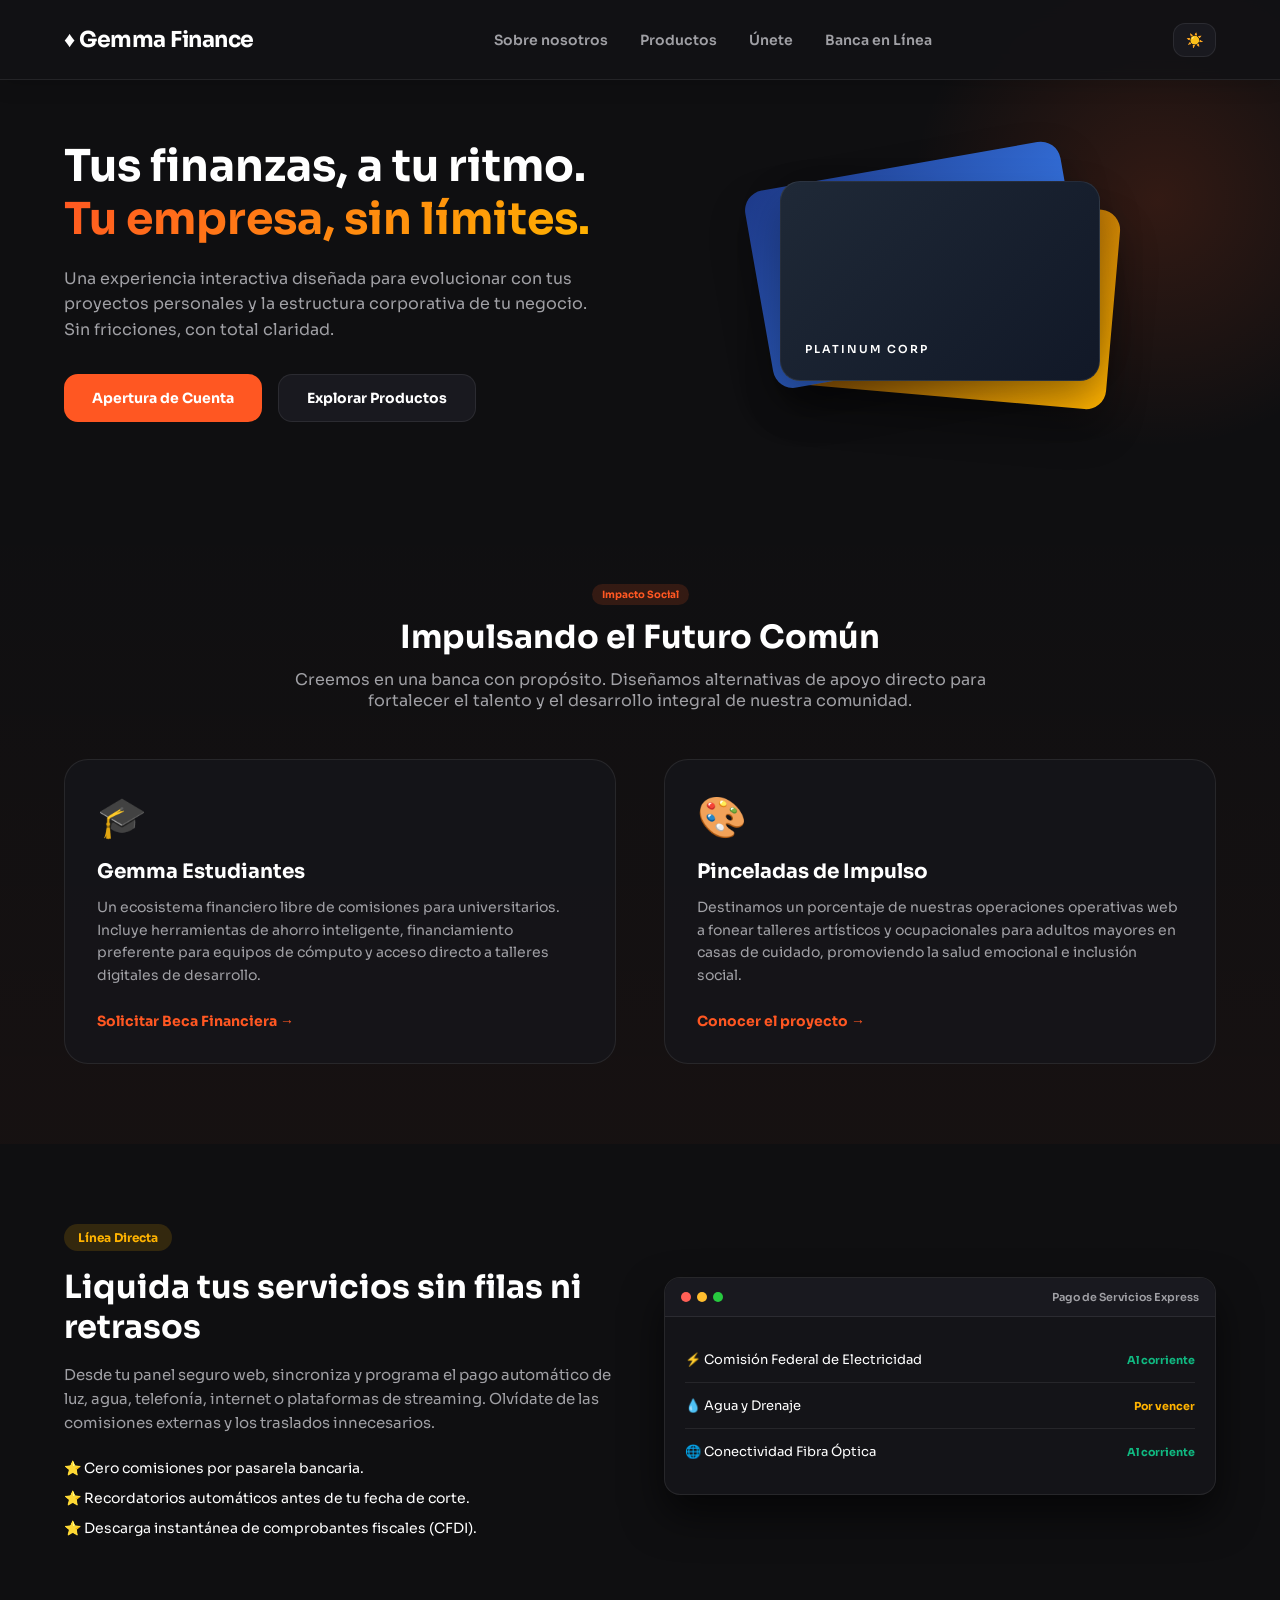
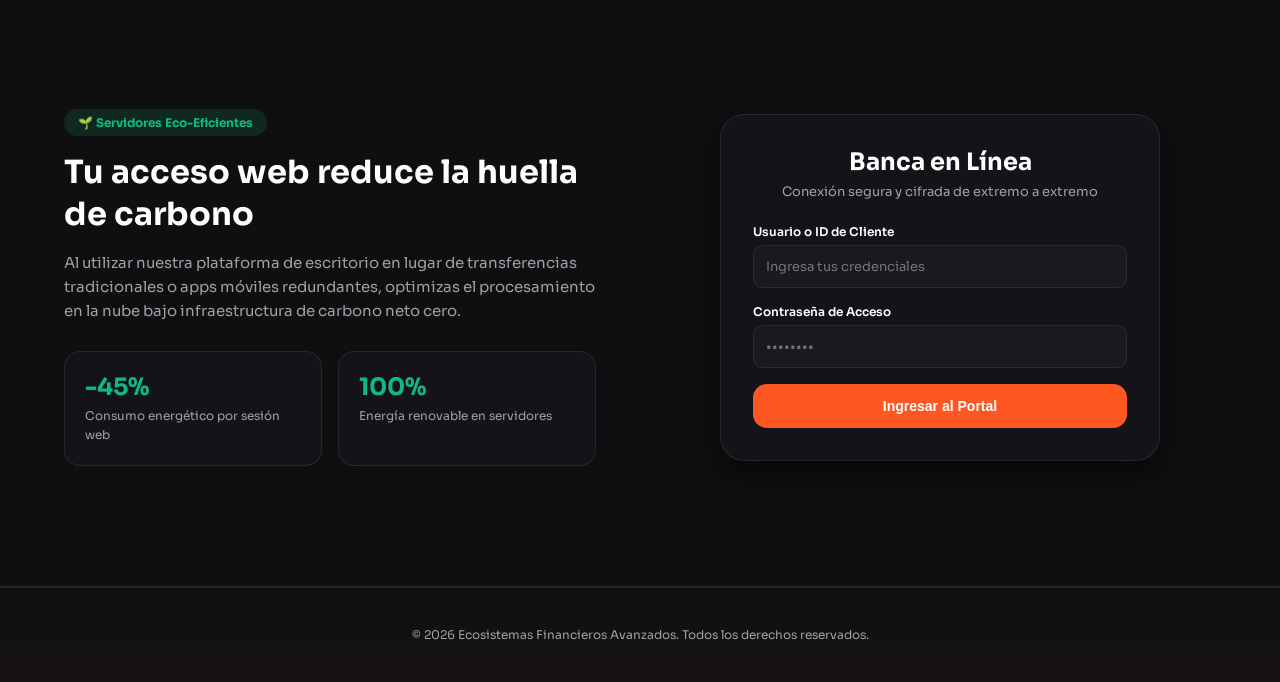
<file: index.html>
<!DOCTYPE html>
<html lang="es" data-theme="dark">
<head>
    <meta charset="UTF-8">
    <meta name="viewport" content="width=device-width, initial-scale=1.0">
    <title>Gemma Finance — Inicio</title>
    <link rel="stylesheet" href="css/styles.css">
    <link rel="preconnect" href="https://fonts.googleapis.com">
    <link rel="preconnect" href="https://fonts.gstatic.com" crossorigin>
    <link href="https://fonts.googleapis.com/css2?family=Sora:wght@300;400;600;700&display=swap" rel="stylesheet">
</head>
<body>

    <header>
        <div class="container nav-container">
            <a href="index.html" class="logo">♦ Gemma Finance</a>
            <nav class="nav-menu" id="nav-menu">
                <a href="conocenos.html" class="nav-link">Sobre nosotros</a>
                <a href="tarjetas.html" class="nav-link">Productos</a>
                <a href="registro.html" class="nav-link">Únete</a>
                <a href="#login-section" class="nav-link">Banca en Línea</a>
            </nav>
            <div class="nav-actions">
                <button id="theme-toggle" class="btn-theme" aria-label="Cambiar tema">
                    <span class="icon-sun">☀️</span>
                    <span class="icon-moon">🌙</span>
                </button>
                <button class="menu-toggle" id="menu-toggle">☰</button>
            </div>
        </div>
    </header>

    <main>
        <section class="hero-section">
            <div class="background-glow"></div>
            <div class="container grid-2 item-center">
                <div class="hero-text">
                    <h1>Tus finanzas, a tu ritmo. <span class="text-gradient">Tu empresa, sin límites.</span></h1>
                    <p>Una experiencia interactiva diseñada para evolucionar con tus proyectos personales y la estructura corporativa de tu negocio. Sin fricciones, con total claridad.</p>
                    <div class="hero-btns">
                        <a href="registro.html" class="btn btn-primary">Apertura de Cuenta</a>
                        <a href="tarjetas.html" class="btn btn-secondary">Explorar Productos</a>
                    </div>
                </div>
                <div class="hero-visual">
                    <div class="floating-cards-container">
                        <div class="card-mockup card-platinum layer-3">Platinum Corp</div>
                        <div class="card-mockup card-gold layer-2">Gold Business</div>
                        <div class="card-mockup card-classic layer-1">Personal</div>
                    </div>
                </div>
            </div>
        </section>

        <section class="social-programs-section">
            <div class="container">
                <div class="text-center max-w-3xl">
                    <span class="badge-app">Impacto Social</span>
                    <h2 class="section-title">Impulsando el Futuro Común</h2>
                    <p class="section-subtitle">Creemos en una banca con propósito. Diseñamos alternativas de apoyo directo para fortalecer el talento y el desarrollo integral de nuestra comunidad.</p>
                </div>

                <div class="grid-2">
                    <div class="program-card">
                        <div class="program-icon">🎓</div>
                        <h3>Gemma Estudiantes</h3>
                        <p>Un ecosistema financiero libre de comisiones para universitarios. Incluye herramientas de ahorro inteligente, financiamiento preferente para equipos de cómputo y acceso directo a talleres digitales de desarrollo.</p>
                        <a href="registro.html?type=fisica" class="btn-link">Solicitar Beca Financiera →</a>
                    </div>

                    <div class="program-card">
                        <div class="program-icon">🎨</div>
                        <h3>Pinceladas de Impulso</h3>
                        <p>Destinamos un porcentaje de nuestras operaciones operativas web a fonear talleres artísticos y ocupacionales para adultos mayores en casas de cuidado, promoviendo la salud emocional e inclusión social.</p>
                        <a href="conocenos.html" class="btn-link">Conocer el proyecto →</a>
                    </div>
                </div>
            </div>
        </section>

        <section class="services-pay-section">
            <div class="container grid-2 item-center">
                <div class="services-text">
                    <span class="badge-eco" style="background-color: rgba(255, 179, 0, 0.15); color: var(--secondary);">Línea Directa</span>
                    <h2>Liquida tus servicios sin filas ni retrasos</h2>
                    <p>Desde tu panel seguro web, sincroniza y programa el pago automático de luz, agua, telefonía, internet o plataformas de streaming. Olvídate de las comisiones externas y los traslados innecesarios.</p>
                    
                    <ul class="services-list">
                        <li>⭐ Cero comisiones por pasarela bancaria.</li>
                        <li>⭐ Recordatorios automáticos antes de tu fecha de corte.</li>
                        <li>⭐ Descarga instantánea de comprobantes fiscales (CFDI).</li>
                    </ul>
                </div>
                
                <div class="services-visual">
                    <div class="services-window-mockup">
                        <div class="window-header">
                            <span class="dot red"></span><span class="dot yellow"></span><span class="dot green"></span>
                            <span class="window-title">Pago de Servicios Express</span>
                        </div>
                        <div class="window-body">
                            <div class="service-item-row">
                                <span>⚡ Comisión Federal de Electricidad</span>
                                <span class="status-paid">Al corriente</span>
                            </div>
                            <div class="service-item-row">
                                <span>💧 Agua y Drenaje</span>
                                <span class="status-pending">Por vencer</span>
                            </div>
                            <div class="service-item-row">
                                <span>🌐 Conectividad Fibra Óptica</span>
                                <span class="status-paid">Al corriente</span>
                            </div>
                        </div>
                    </div>
                </div>
            </div>
        </section>

        <section id="login-section" class="login-section">
            <div class="container grid-2 item-center">
                
                <div class="sustainability-info">
                    <div class="badge-eco">🌱 Servidores Eco-Eficientes</div>
                    <h2>Tu acceso web reduce la huella de carbono</h2>
                    <p>Al utilizar nuestra plataforma de escritorio en lugar de transferencias tradicionales o apps móviles redundantes, optimizas el procesamiento en la nube bajo infraestructura de carbono neto cero.</p>
                    
                    <div class="eco-metrics">
                        <div class="eco-metric-card">
                            <h4>-45%</h4>
                            <p>Consumo energético por sesión web</p>
                        </div>
                        <div class="eco-metric-card">
                            <h4>100%</h4>
                            <p>Energía renovable en servidores</p>
                        </div>
                    </div>
                </div>

                <div class="login-box">
                    <div class="text-center">
                        <h2>Banca en Línea</h2>
                        <p>Conexión segura y cifrada de extremo a extremo</p>
                    </div>
                    <form id="login-form">
                        <div class="form-group">
                            <label for="login-user">Usuario o ID de Cliente</label>
                            <input type="text" id="login-user" required placeholder="Ingresa tus credenciales">
                        </div>
                        <div class="form-group">
                            <label for="login-pass">Contraseña de Acceso</label>
                            <input type="password" id="login-pass" required placeholder="••••••••">
                        </div>
                        <button type="submit" class="btn btn-primary w-full">Ingresar al Portal</button>
                    </form>
                </div>

            </div>
        </section>
    </main>

    <footer class="footer">
        <div class="container text-center">
            <p>&copy; 2026 Ecosistemas Financieros Avanzados. Todos los derechos reservados.</p>
        </div>
    </footer>

    <script src="js/script.js"></script>
</body>
</html>
</file>
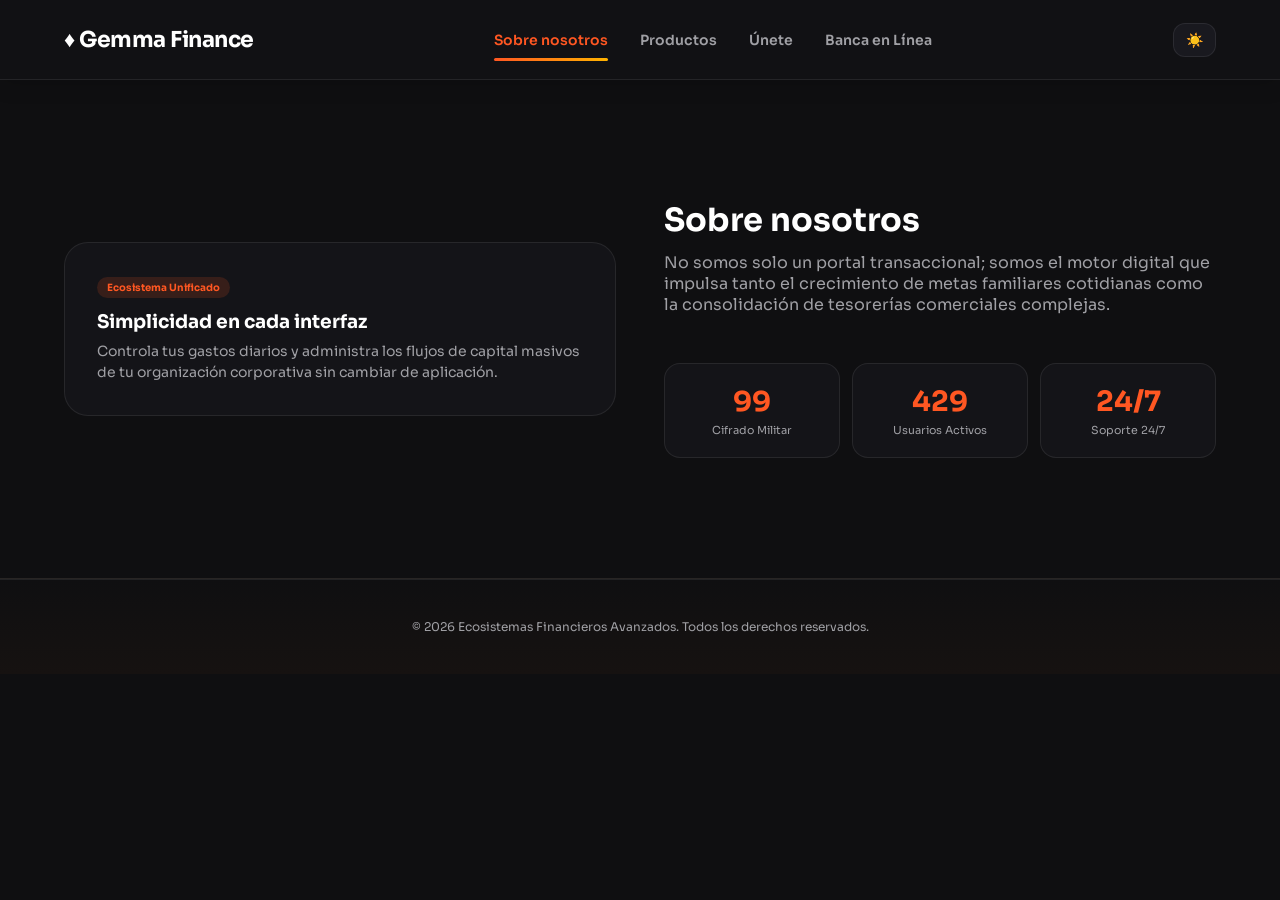
<file: conocenos.html>
<!DOCTYPE html>
<html lang="es" data-theme="dark">
<head>
    <meta charset="UTF-8">
    <meta name="viewport" content="width=device-width, initial-scale=1.0">
    <title>Gemma Finance — Sobre Nosotros</title>
    <link rel="stylesheet" href="css/styles.css">
    <link href="https://fonts.googleapis.com/css2?family=Sora:wght@300;400;600;700&display=swap" rel="stylesheet">
</head>
<body>

    <header>
        <div class="container nav-container">
            <a href="index.html" class="logo">♦ Gemma Finance</a>
            <nav class="nav-menu" id="nav-menu">
                <a href="conocenos.html" class="nav-link active">Sobre nosotros</a>
                <a href="tarjetas.html" class="nav-link">Productos</a>
                <a href="registro.html" class="nav-link">Únete</a>
                <a href="index.html#login-section" class="nav-link">Banca en Línea</a>
            </nav>
            <div class="nav-actions">
                <button id="theme-toggle" class="btn-theme" aria-label="Cambiar tema">
                    <span class="icon-sun">☀️</span>
                    <span class="icon-moon">🌙</span>
                </button>
                <button class="menu-toggle" id="menu-toggle">☰</button>
            </div>
        </div>
    </header>

    <main class="page-padding">
        <section class="about-section">
            <div class="container">
                <div class="grid-2 item-center">
                    <div class="about-illustration">
                        <div class="lifestyle-box">
                            <div class="badge-app">Ecosistema Unificado</div>
                            <h3>Simplicidad en cada interfaz</h3>
                            <p>Controla tus gastos diarios y administra los flujos de capital masivos de tu organización corporativa sin cambiar de aplicación.</p>
                        </div>
                    </div>
                    <div class="about-content">
                        <h2 class="section-title">Sobre nosotros</h2>
                        <p class="section-subtitle">No somos solo un portal transaccional; somos el motor digital que impulsa tanto el crecimiento de metas familiares cotidianas como la consolidación de tesorerías comerciales complejas.</p>
                        
                        <div class="stats-grid">
                            <div class="stat-card">
                                <h3 class="stat-number" data-target="99">0</h3>
                                <p class="stat-label">Cifrado Militar</p>
                            </div>
                            <div class="stat-card">
                                <h3 class="stat-number" data-target="500">0</h3>
                                <p class="stat-label">Usuarios Activos</p>
                            </div>
                            <div class="stat-card">
                                <h3 class="stat-number" data-target="24">0</h3>
                                <p class="stat-label">Soporte 24/7</p>
                            </div>
                        </div>
                    </div>
                </div>
            </div>
        </section>
    </main>

    <footer class="footer">
        <div class="container text-center">
            <p>&copy; 2026 Ecosistemas Financieros Avanzados. Todos los derechos reservados.</p>
        </div>
    </footer>

    <script src="js/script.js"></script>
</body>
</html>
</file>
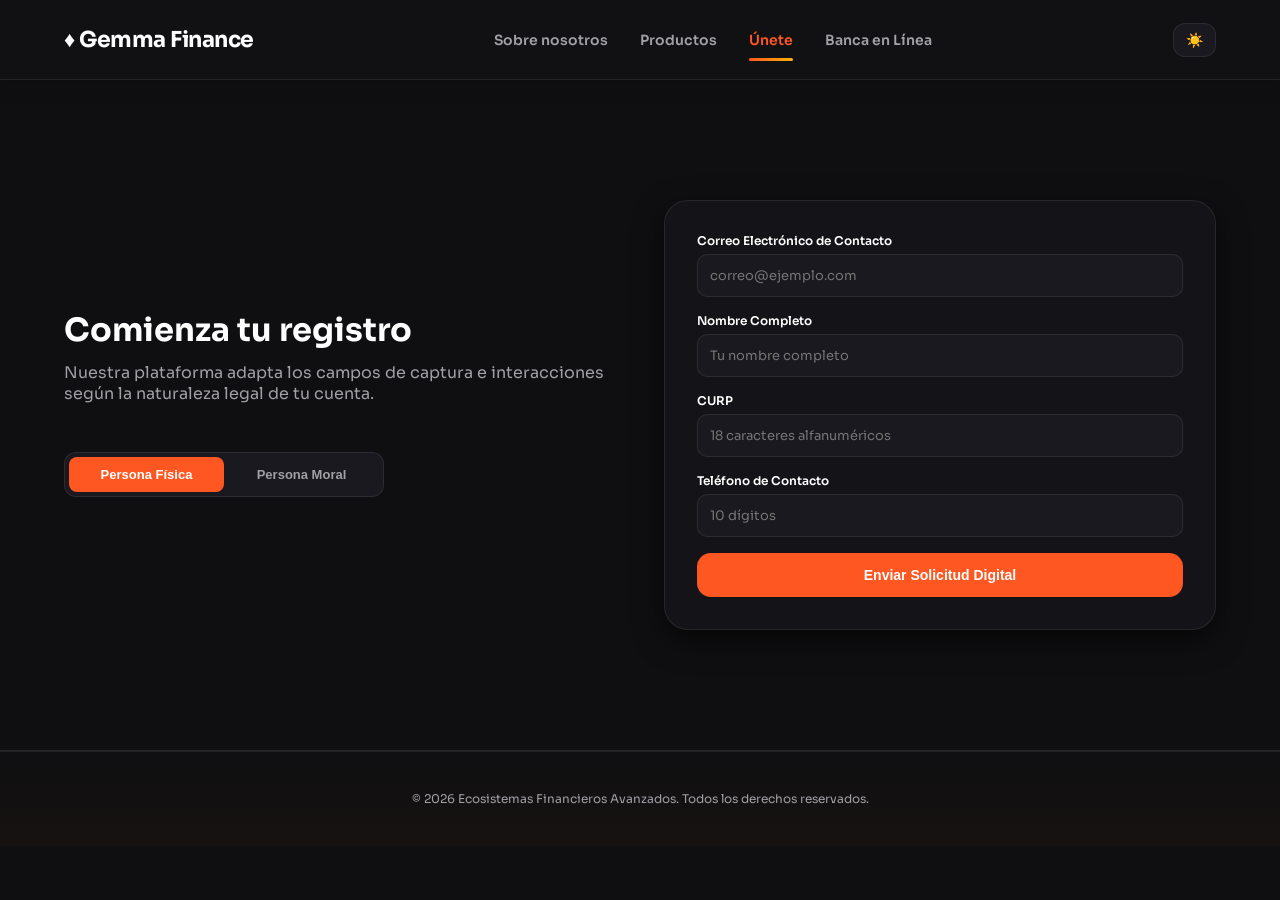
<file: registro.html>
<!DOCTYPE html>
<html lang="es" data-theme="dark">
<head>
    <meta charset="UTF-8">
    <meta name="viewport" content="width=device-width, initial-scale=1.0">
    <title>Gemma Finance — Únete</title>
    <link rel="stylesheet" href="css/styles.css">
    <link href="https://fonts.googleapis.com/css2?family=Sora:wght@300;400;600;700&display=swap" rel="stylesheet">
</head>
<body>

    <header>
        <div class="container nav-container">
            <a href="index.html" class="logo">♦ Gemma Finance</a>
            <nav class="nav-menu" id="nav-menu">
                <a href="conocenos.html" class="nav-link">Sobre nosotros</a>
                <a href="tarjetas.html" class="nav-link">Productos</a>
                <a href="registro.html" class="nav-link active">Únete</a>
                <a href="index.html#login-section" class="nav-link">Banca en Línea</a>
            </nav>
            <div class="nav-actions">
                <button id="theme-toggle" class="btn-theme" aria-label="Cambiar tema">
                    <span class="icon-sun">☀️</span>
                    <span class="icon-moon">🌙</span>
                </button>
                <button class="menu-toggle" id="menu-toggle">☰</button>
            </div>
        </div>
    </header>

    <main class="page-padding">
        <section class="contact-section">
            <div class="container grid-2 item-center">
                <div>
                    <h2 class="section-title">Comienza tu registro</h2>
                    <p class="section-subtitle">Nuestra plataforma adapta los campos de captura e interacciones según la naturaleza legal de tu cuenta.</p>
                    
                    <div class="toggle-container">
                        <button type="button" class="toggle-btn active" id="btn-fisica">Persona Física</button>
                        <button type="button" class="toggle-btn" id="btn-moral">Persona Moral</button>
                    </div>
                </div>

                <form class="contact-form" id="join-form">
                    <input type="hidden" id="account-type" value="fisica">

                    <div class="form-group">
                        <label for="user-email">Correo Electrónico de Contacto</label>
                        <input type="email" id="user-email" required placeholder="correo@ejemplo.com">
                    </div>

                    <div id="fields-fisica">
                        <div class="form-group">
                            <label for="full-name">Nombre Completo</label>
                            <input type="text" id="full-name" placeholder="Tu nombre completo">
                        </div>
                        <div class="form-group">
                            <label for="curp">CURP</label>
                            <input type="text" id="curp" placeholder="18 caracteres alfanuméricos" maxlength="18">
                        </div>
                    </div>

                    <div id="fields-moral" class="hidden-fields">
                        <div class="form-group">
                            <label for="company-name">Razón Social (Empresa)</label>
                            <input type="text" id="company-name" placeholder="Ej. Logística Avanzada S.A.">
                        </div>
                        <div class="form-group">
                            <label for="rfc-moral">RFC de la Empresa</label>
                            <input type="text" id="rfc-moral" placeholder="Estructura de 12 posiciones" maxlength="12">
                        </div>
                        <div class="form-group">
                            <label for="legal-rep">Representante Legal autorizado</label>
                            <input type="text" id="legal-rep" placeholder="Nombre completo del apoderado">
                        </div>
                    </div>

                    <div class="form-group">
                        <label for="phone">Teléfono de Contacto</label>
                        <input type="tel" id="phone" required placeholder="10 dígitos">
                    </div>

                    <button type="submit" class="btn btn-primary w-full">Enviar Solicitud Digital</button>
                </form>
            </div>
        </section>
    </main>

    <footer class="footer">
        <div class="container text-center">
            <p>&copy; 2026 Ecosistemas Financieros Avanzados. Todos los derechos reservados.</p>
        </div>
    </footer>

    <script src="js/script.js"></script>
</body>
</html>
</file>
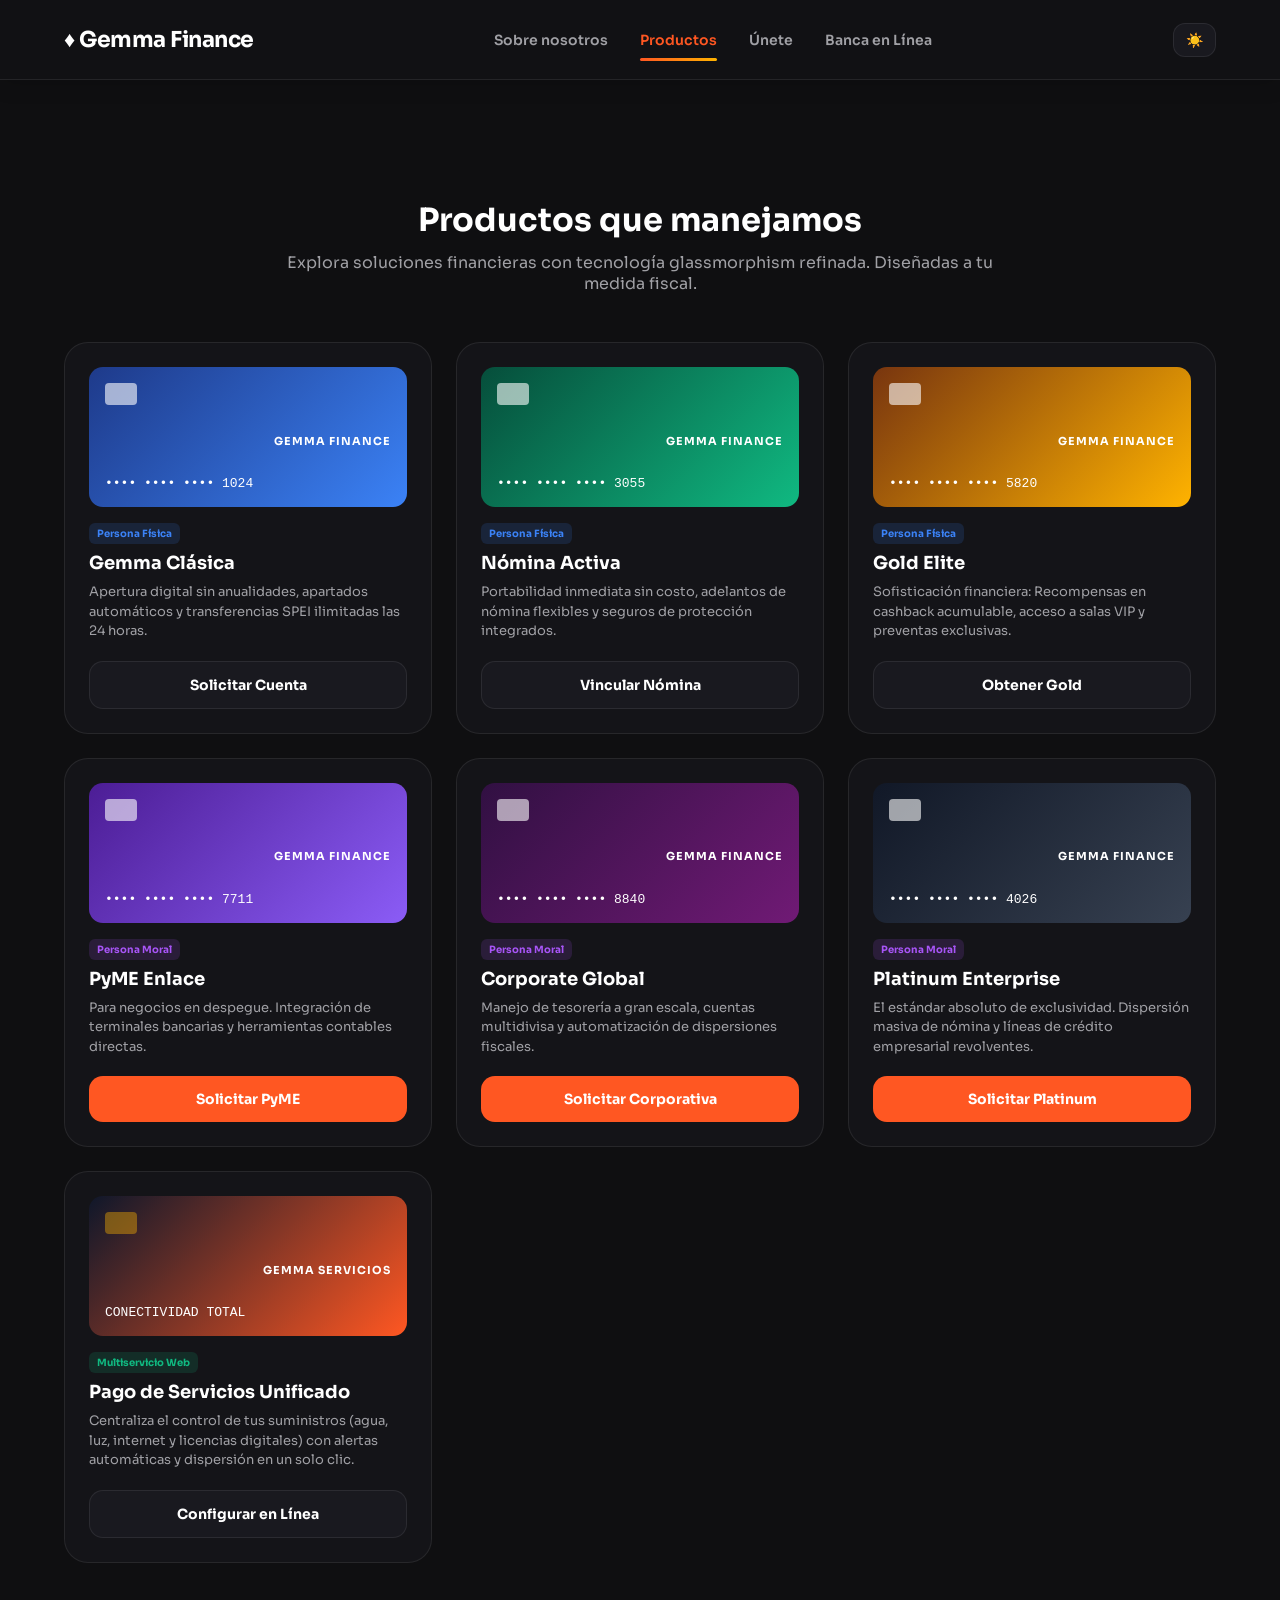
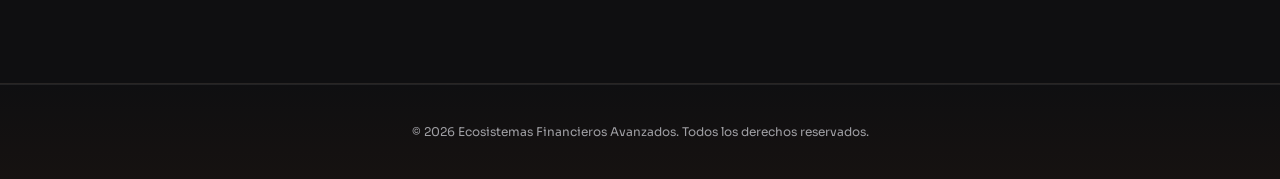
<file: tarjetas.html>
<!DOCTYPE html>
<html lang="es" data-theme="dark">
<head>
    <meta charset="UTF-8">
    <meta name="viewport" content="width=device-width, initial-scale=1.0">
    <title>Gemma Finance — Productos</title>
    <link rel="stylesheet" href="css/styles.css">
    <link href="https://fonts.googleapis.com/css2?family=Sora:wght@300;400;600;700&display=swap" rel="stylesheet">
</head>
<body>

    <header>
        <div class="container nav-container">
            <a href="index.html" class="logo">♦ Gemma Finance</a>
            <nav class="nav-menu" id="nav-menu">
                <a href="conocenos.html" class="nav-link">Sobre nosotros</a>
                <a href="tarjetas.html" class="nav-link active">Productos</a>
                <a href="registro.html" class="nav-link">Únete</a>
                <a href="index.html#login-section" class="nav-link">Banca en Línea</a>
            </nav>
            <div class="nav-actions">
                <button id="theme-toggle" class="btn-theme" aria-label="Cambiar tema">
                    <span class="icon-sun">☀️</span>
                    <span class="icon-moon">🌙</span>
                </button>
                <button class="menu-toggle" id="menu-toggle">☰</button>
            </div>
        </div>
    </header>

    <main class="page-padding">
        <section class="products-section">
            <div class="container">
                <div class="text-center max-w-3xl">
                    <h2 class="section-title">Productos que manejamos</h2>
                    <p class="section-subtitle">Explora soluciones financieras con tecnología glassmorphism refinada. Diseñadas a tu medida fiscal.</p>
                </div>

                <div class="products-grid">
                    <div class="product-card">
                        <div class="card-preview premium-classic">
                            <div class="card-chip"></div>
                            <div class="card-brand-name">GEMMA FINANCE</div>
                            <div class="card-number">•••• •••• •••• 1024</div>
                        </div>
                        <span class="product-badge badge-fisica">Persona Física</span>
                        <h3>Gemma Clásica</h3>
                        <p>Apertura digital sin anualidades, apartados automáticos y transferencias SPEI ilimitadas las 24 horas.</p>
                        <a href="registro.html?type=fisica" class="btn btn-secondary w-full">Solicitar Cuenta</a>
                    </div>

                    <div class="product-card">
                        <div class="card-preview premium-nominative">
                            <div class="card-chip"></div>
                            <div class="card-brand-name">GEMMA FINANCE</div>
                            <div class="card-number">•••• •••• •••• 3055</div>
                        </div>
                        <span class="product-badge badge-fisica">Persona Física</span>
                        <h3>Nómina Activa</h3>
                        <p>Portabilidad inmediata sin costo, adelantos de nómina flexibles y seguros de protección integrados.</p>
                        <a href="registro.html?type=fisica" class="btn btn-secondary w-full">Vincular Nómina</a>
                    </div>

                    <div class="product-card">
                        <div class="card-preview premium-gold">
                            <div class="card-chip"></div>
                            <div class="card-brand-name">GEMMA FINANCE</div>
                            <div class="card-number">•••• •••• •••• 5820</div>
                        </div>
                        <span class="product-badge badge-fisica">Persona Física</span>
                        <h3>Gold Elite</h3>
                        <p>Sofisticación financiera: Recompensas en cashback acumulable, acceso a salas VIP y preventas exclusivas.</p>
                        <a href="registro.html?type=fisica" class="btn btn-secondary w-full">Obtener Gold</a>
                    </div>

                    <div class="product-card">
                        <div class="card-preview premium-pyme">
                            <div class="card-chip"></div>
                            <div class="card-brand-name">GEMMA FINANCE</div>
                            <div class="card-number">•••• •••• •••• 7711</div>
                        </div>
                        <span class="product-badge badge-moral">Persona Moral</span>
                        <h3>PyME Enlace</h3>
                        <p>Para negocios en despegue. Integración de terminales bancarias y herramientas contables directas.</p>
                        <a href="registro.html?type=moral" class="btn btn-primary w-full">Solicitar PyME</a>
                    </div>

                    <div class="product-card">
                        <div class="card-preview premium-corporate">
                            <div class="card-chip"></div>
                            <div class="card-brand-name">GEMMA FINANCE</div>
                            <div class="card-number">•••• •••• •••• 8840</div>
                        </div>
                        <span class="product-badge badge-moral">Persona Moral</span>
                        <h3>Corporate Global</h3>
                        <p>Manejo de tesorería a gran escala, cuentas multidivisa y automatización de dispersiones fiscales.</p>
                        <a href="registro.html?type=moral" class="btn btn-primary w-full">Solicitar Corporativa</a>
                    </div>

                    <div class="product-card">
                        <div class="card-preview premium-platinum">
                            <div class="card-chip"></div>
                            <div class="card-brand-name">GEMMA FINANCE</div>
                            <div class="card-number">•••• •••• •••• 4026</div>
                        </div>
                        <span class="product-badge badge-moral">Persona Moral</span>
                        <h3>Platinum Enterprise</h3>
                        <p>El estándar absoluto de exclusividad. Dispersión masiva de nómina y líneas de crédito empresarial revolventes.</p>
                        <a href="registro.html?type=moral" class="btn btn-primary w-full">Solicitar Platinum</a>
                    </div>

                    <div class="product-card">
                        <div class="card-preview premium-services">
                            <div class="card-chip" style="background: rgba(255,179,0,0.4);"></div>
                            <div class="card-brand-name">GEMMA SERVICIOS</div>
                            <div class="card-number">CONECTIVIDAD TOTAL</div>
                        </div>
                        <span class="product-badge" style="background: rgba(16, 185, 129, 0.15); color: #10b981;">Multiservicio Web</span>
                        <h3>Pago de Servicios Unificado</h3>
                        <p>Centraliza el control de tus suministros (agua, luz, internet y licencias digitales) con alertas automáticas y dispersión en un solo clic.</p>
                        <a href="index.html#login-section" class="btn btn-secondary w-full">Configurar en Línea</a>
                    </div>
                </div>
            </div>
        </section>
    </main>

    <footer class="footer">
        <div class="container text-center">
            <p>&copy; 2026 Ecosistemas Financieros Avanzados. Todos los derechos reservados.</p>
        </div>
    </footer>

    <script src="js/script.js"></script>
</body>
</html>
</file>
<file: css/styles.css>
/* SISTEMA DE ATRIBUTOS PARA LIGHT Y DARK MODE */
html[data-theme="dark"] {
    --bg-dark: #0f0f11;
    --bg-card: rgba(22, 22, 26, 0.85);
    --bg-muted: #19191f;
    --text-light: #ffffff;
    --text-muted: #a0a0a5;
    --border: rgba(255, 255, 255, 0.08);
    --shadow: rgba(0, 0, 0, 0.6);
    --card-glow: rgba(255, 87, 34, 0.03);
    --bg-header: rgba(18, 18, 22, 0.9); /* Color más sólido para el menú principal */
    --bg-footer: linear-gradient(180deg, #0f0f11 0%, #161211 100%); /* Toque cálido al fondo del footer */
}

html[data-theme="light"] {
    --bg-dark: #f4f4f7;
    --bg-card: rgba(255, 255, 255, 0.9);
    --bg-muted: #e4e4e9;
    --text-light: #121214;
    --text-muted: #62626a;
    --border: rgba(0, 0, 0, 0.08);
    --shadow: rgba(0, 0, 0, 0.08);
    --card-glow: rgba(0, 0, 0, 0.03);
    --bg-header: rgba(255, 255, 255, 0.95);
    --bg-footer: linear-gradient(180deg, #f4f4f7 0%, #fcf8f5 100%);
}

:root {
    --primary: #ff5722;      /* Tu Naranja Cálido */
    --secondary: #ffb300;    /* Tu Oro Cálido */
    --primary-glow: rgba(255, 87, 34, 0.15);
}

/* RESETEO Y BASES */
* {
    margin: 0;
    padding: 0;
    box-sizing: border-box;
}

body {
    background-color: var(--bg-dark);
    color: var(--text-light);
    font-family: 'Sora', sans-serif;
    overflow-x: hidden;
    transition: background-color 0.3s ease, color 0.3s ease;
}

.container {
    width: 100%;
    max-width: 1200px;
    margin: 0 auto;
    padding: 0 24px;
}

.grid-2 {
    display: grid;
    grid-template-columns: 1fr;
    gap: 48px;
}

@media (min-width: 968px) {
    .grid-2 { grid-template-columns: 1fr 1fr; }
}

.item-center { align-items: center; }
.text-center { text-align: center; }
.max-w-3xl { max-width: 768px; margin: 0 auto; }
.w-full { width: 100%; }
.page-padding { padding-top: 120px; }

/* NAVBAR / MENÚ PRINCIPAL CON COLOR ENRIQUECIDO */
header {
    position: fixed;
    top: 0; left: 0; right: 0;
    height: 80px;
    background-color: var(--bg-header);
    backdrop-filter: blur(16px);
    -webkit-backdrop-filter: blur(16px);
    border-bottom: 1px solid var(--border);
    box-shadow: 0 4px 20px rgba(0, 0, 0, 0.15);
    z-index: 1000;
}

.nav-container {
    display: flex;
    justify-content: space-between;
    align-items: center;
    height: 100%;
}

.logo {
    font-size: 22px;
    font-weight: 700;
    color: var(--text-light);
    text-decoration: none;
    letter-spacing: -0.5px;
    transition: color 0.3s;
}
.logo:hover {
    color: var(--primary);
}

.nav-menu {
    display: none;
    gap: 32px;
    height: 100%;
    align-items: center;
}

@media (min-width: 768px) { .nav-menu { display: flex; } }

/* BARRA DE COLOR ANIMADA EN LAS OPCIONES DEL MENÚ */
.nav-link {
    color: var(--text-muted);
    text-decoration: none;
    font-weight: 600;
    font-size: 14px;
    position: relative;
    padding: 8px 0;
    transition: color 0.3s;
}

.nav-link::after {
    content: '';
    position: absolute;
    bottom: -4px;
    left: 0;
    width: 100%;
    height: 3px;
    background: linear-gradient(90deg, var(--primary), var(--secondary));
    border-radius: 2px;
    transform: scaleX(0);
    transform-origin: right;
    transition: transform 0.3s ease;
}

.nav-link:hover { 
    color: var(--text-light); 
}

.nav-link:hover::after, 
.nav-link.active::after {
    transform: scaleX(1);
    transform-origin: left;
}

.nav-link.active { 
    color: var(--primary); 
}

.nav-actions {
    display: flex;
    align-items: center;
    gap: 16px;
}

/* BOTÓN INTERRUPTOR CLARO/OSCURO */
.btn-theme {
    background: var(--bg-muted);
    border: 1px solid var(--border);
    padding: 8px 12px;
    border-radius: 12px;
    cursor: pointer;
    font-size: 14px;
    display: flex;
    align-items: center;
    justify-content: center;
    transition: background-color 0.3s;
}
.btn-theme:hover {
    background-color: var(--border);
}

html[data-theme="dark"] .icon-sun { display: block; }
html[data-theme="dark"] .icon-moon { display: none; }
html[data-theme="light"] .icon-sun { display: none; }
html[data-theme="light"] .icon-moon { display: block; }

.menu-toggle { background: none; border: none; color: var(--text-light); font-size: 24px; cursor: pointer; display: block; }
@media (min-width: 768px) { .menu-toggle { display: none; } }

/* BOTONES CON TRANSICIÓN */
.btn {
    display: inline-flex;
    align-items: center;
    justify-content: center;
    padding: 14px 28px;
    border-radius: 14px;
    font-weight: 700;
    font-size: 14px;
    text-decoration: none;
    transition: all 0.3s ease;
    cursor: pointer;
    border: none;
}
.btn-primary { background-color: var(--primary); color: white; }
.btn-primary:hover { transform: translateY(-2px); box-shadow: 0 10px 20px var(--primary-glow); }
.btn-secondary { background-color: var(--bg-muted); color: var(--text-light); border: 1px solid var(--border); }
.btn-secondary:hover { background-color: var(--border); }

/* HERO VISUAL Y TARJETAS FLOTANTES */
.hero-section { padding: 140px 0 80px 0; position: relative; }
.background-glow {
    position: absolute;
    top: -10%; right: -10%; width: 500px; height: 500px;
    background: radial-gradient(circle, var(--primary-glow) 0%, transparent 70%);
    z-index: -1;
}
.text-gradient {
    background: linear-gradient(135deg, var(--primary), var(--secondary));
    -webkit-background-clip: text;
    background-clip: text;
    -webkit-text-fill-color: transparent;
}
.hero-text h1 { font-size: 44px; font-weight: 700; line-height: 1.2; margin-bottom: 20px; }
.hero-text p { color: var(--text-muted); font-size: 16px; line-height: 1.6; margin-bottom: 32px; }
.hero-btns { display: flex; gap: 16px; }

.floating-cards-container { position: relative; width: 320px; height: 200px; margin: 0 auto; }
.card-mockup {
    position: absolute; width: 320px; height: 200px; border-radius: 20px;
    padding: 24px; color: white; font-size: 11px; font-weight: 600;
    letter-spacing: 2px; text-transform: uppercase; display: flex; align-items: flex-end;
    box-shadow: 0 20px 40px rgba(0,0,0,0.3);
}
.card-classic { background: linear-gradient(135deg, #1e3a8a, #3b82f6); transform: rotate(-10deg) translate(-20px, -20px); }
.card-gold { background: linear-gradient(135deg, #78350f, var(--secondary)); transform: rotate(5deg) translate(15px, 15px); }
.card-platinum { background: linear-gradient(135deg, #1f2937, #111827); border: 1px solid var(--border); z-index: 5; }

/* SECCIONES COMUNES */
.about-section, .products-section, .contact-section, .login-section { padding: 80px 0; }
.section-title { font-size: 32px; font-weight: 700; margin-bottom: 12px; }
.section-subtitle { color: var(--text-muted); font-size: 16px; margin-bottom: 48px; }

/* ELEMENTO LIFESTYLE Y CONTADORES */
.about-illustration { background: var(--bg-card); padding: 32px; border-radius: 24px; border: 1px solid var(--border); }
.lifestyle-box h3 { margin-bottom: 8px; }
.lifestyle-box p { color: var(--text-muted); font-size: 14px; line-height: 1.5; }
.badge-app { display: inline-block; padding: 4px 10px; background: var(--primary-glow); color: var(--primary); border-radius: 20px; font-size: 10px; font-weight: 700; margin-bottom: 12px; }

.stats-grid { display: grid; grid-template-columns: repeat(3, 1fr); gap: 12px; margin-top: 32px; }
.stat-card { background: var(--bg-card); border: 1px solid var(--border); padding: 20px 8px; border-radius: 16px; text-align: center; }
.stat-number { font-size: 28px; color: var(--primary); font-weight: 700; }
.stat-label { color: var(--text-muted); font-size: 11px; margin-top: 4px; }

/* BLOQUE DE SUSTENTABILIDAD (EXCLUSIVO WEB) */
.sustainability-info { padding-right: 20px; }
.badge-eco {
    display: inline-block;
    padding: 6px 14px;
    background-color: rgba(16, 185, 129, 0.15);
    color: #10b981;
    font-weight: 700;
    font-size: 12px;
    border-radius: 20px;
    margin-bottom: 16px;
}
.sustainability-info h2 { font-size: 32px; font-weight: 700; margin-bottom: 16px; line-height: 1.3; }
.sustainability-info p { color: var(--text-muted); line-height: 1.6; font-size: 15px; margin-bottom: 28px; }
.eco-metrics { display: grid; grid-template-columns: 1fr 1fr; gap: 16px; }
.eco-metric-card { background: var(--bg-card); border: 1px solid var(--border); padding: 20px; border-radius: 16px; }
.eco-metric-card h4 { font-size: 24px; color: #10b981; margin-bottom: 4px; }
.eco-metric-card p { font-size: 12px; margin-bottom: 0; }

/* ESTILOS DE PROGRAMAS SOCIALES */
.social-programs-section { padding: 80px 0; background: linear-gradient(180deg, transparent, var(--card-glow)); }
.program-card { background: var(--bg-card); border: 1px solid var(--border); border-radius: 24px; padding: 32px; transition: transform 0.3s ease; }
.program-card:hover { transform: translateY(-4px); border-color: var(--secondary); }
.program-icon { font-size: 40px; margin-bottom: 16px; }
.program-card h3 { font-size: 20px; margin-bottom: 12px; }
.program-card p { color: var(--text-muted); font-size: 14px; line-height: 1.6; margin-bottom: 24px; }
.btn-link { color: var(--primary); text-decoration: none; font-weight: 700; font-size: 14px; transition: color 0.3s; }
.btn-link:hover { color: var(--secondary); }

/* ESTILOS DE PAGO DE SERVICIOS */
.services-pay-section { padding: 80px 0; }
.services-text h2 { font-size: 32px; font-weight: 700; margin-bottom: 16px; }
.services-text p { color: var(--text-muted); line-height: 1.6; font-size: 15px; margin-bottom: 24px; }
.services-list { list-style: none; }
.services-list li { font-size: 14px; margin-bottom: 12px; color: var(--text-light); display: flex; align-items: center; gap: 8px; }

/* GRADIENT PREMIUM PARA LA TARJETA DE SERVICIOS */
.premium-services { background: linear-gradient(135deg, #0f172a, var(--primary)); }

/* MAQUETA DE LA VENTANA DE SERVICIOS */
.services-window-mockup { background: var(--bg-card); border: 1px solid var(--border); border-radius: 16px; box-shadow: 0 20px 40px var(--shadow); overflow: hidden; }
.window-header { background: var(--bg-muted); padding: 12px 16px; display: flex; align-items: center; gap: 6px; border-bottom: 1px solid var(--border); }
.dot { width: 10px; height: 10px; border-radius: 50%; display: inline-block; }
.dot.red { background: #ff5f56; }
.dot.yellow { background: #ffbd2e; }
.dot.green { background: #27c93f; }
.window-title { font-size: 11px; color: var(--text-muted); margin-left: auto; font-weight: 600; }
.window-body { padding: 20px; }
.service-item-row { display: flex; justify-content: space-between; align-items: center; padding: 14px 0; border-bottom: 1px solid var(--border); font-size: 13px; }
.service-item-row:last-child { border-bottom: none; }
.status-paid { color: #10b981; font-weight: 700; font-size: 11px; }
.status-pending { color: var(--secondary); font-weight: 700; font-size: 11px; }

/* PARRILLA DE PRODUCTOS */
.products-grid { display: grid; grid-template-columns: repeat(auto-fit, minmax(300px, 1fr)); gap: 24px; }
.product-card { background: var(--bg-card); border: 1px solid var(--border); border-radius: 24px; padding: 24px; display: flex; flex-direction: column; justify-content: space-between; transition: transform 0.3s; }
.product-card:hover { transform: translateY(-5px); border-color: var(--primary); }

.card-preview { width: 100%; height: 140px; border-radius: 14px; margin-bottom: 16px; padding: 16px; color: white; display: flex; flex-direction: column; justify-content: space-between; }
.premium-classic { background: linear-gradient(135deg, #1e3a8a, #3b82f6); }
.premium-nominative { background: linear-gradient(135deg, #064e3b, #10b981); }
.premium-gold { background: linear-gradient(135deg, #78350f, var(--secondary)); }
.premium-pyme { background: linear-gradient(135deg, #4c1d95, #8b5cf6); }
.premium-corporate { background: linear-gradient(135deg, #311042, #701a75); }
.premium-platinum { background: linear-gradient(135deg, #111827, #374151); }

.card-chip { width: 32px; height: 22px; background: rgba(255,255,255,0.6); border-radius: 4px; }
.card-brand-name { font-size: 11px; font-weight: 700; text-align: right; letter-spacing: 1px; }
.card-number { font-family: monospace; font-size: 13px; }

.product-badge { display: inline-block; align-self: flex-start; padding: 4px 8px; font-size: 10px; font-weight: 700; border-radius: 6px; margin-bottom: 8px; }
.badge-fisica { background: rgba(59, 130, 246, 0.15); color: #3b82f6; }
.badge-moral { background: rgba(168, 85, 247, 0.15); color: #a855f7; }

.product-card h3 { font-size: 18px; margin-bottom: 8px; }
.product-card p { color: var(--text-muted); font-size: 13px; line-height: 1.5; margin-bottom: 20px; }

/* CAMPOS DINÁMICOS */
.toggle-container { display: flex; background: var(--bg-muted); padding: 4px; border-radius: 12px; margin: 16px 0 24px 0; max-width: 320px; border: 1px solid var(--border); }
.toggle-btn { flex: 1; padding: 10px; border: none; background: none; color: var(--text-muted); font-weight: 700; font-size: 13px; cursor: pointer; border-radius: 8px; transition: 0.3s; }
.toggle-btn.active { background: var(--primary); color: white; }

.hidden-fields { display: none; }

.contact-form, .login-box { background: var(--bg-card); padding: 32px; border-radius: 24px; border: 1px solid var(--border); box-shadow: 0 10px 30px var(--shadow); }
.form-group { margin-bottom: 16px; }
.form-group label { display: block; margin-bottom: 6px; font-size: 12px; font-weight: 600; }
.form-group input { width: 100%; padding: 12px; background: var(--bg-muted); border: 1px solid var(--border); border-radius: 10px; color: var(--text-light); font-family: inherit; font-size: 13px; }
.form-group input:focus { outline: none; border-color: var(--primary); }

.login-box { max-width: 440px; width: 100%; margin: 0 auto; }
.login-box h2 { font-size: 24px; margin-bottom: 6px; }
.login-box p { color: var(--text-muted); font-size: 13px; margin-bottom: 24px; }

/* PIE DE PÁGINA CON CÁLIDO COLOR DE GRADIENTE */
.footer { 
    padding: 40px 0; 
    border-top: 1px solid var(--border); 
    color: var(--text-muted); 
    font-size: 12px; 
    margin-top: 40px;
    background: var(--bg-footer);
    box-shadow: inset 0 1px 0 var(--border);
}

/* DEPLOY MENÚ MÓVIL */
@media (max-width: 767px) {
    .nav-menu.mobile-open { display: flex; flex-direction: column; position: absolute; top: 80px; left: 0; right: 0; background: var(--bg-dark); padding: 24px; border-bottom: 1px solid var(--border); gap: 16px; height: auto; }
    .nav-link::after { display: none; } /* Desactiva la barra inferior en móvil por espacio */
}
</file>
